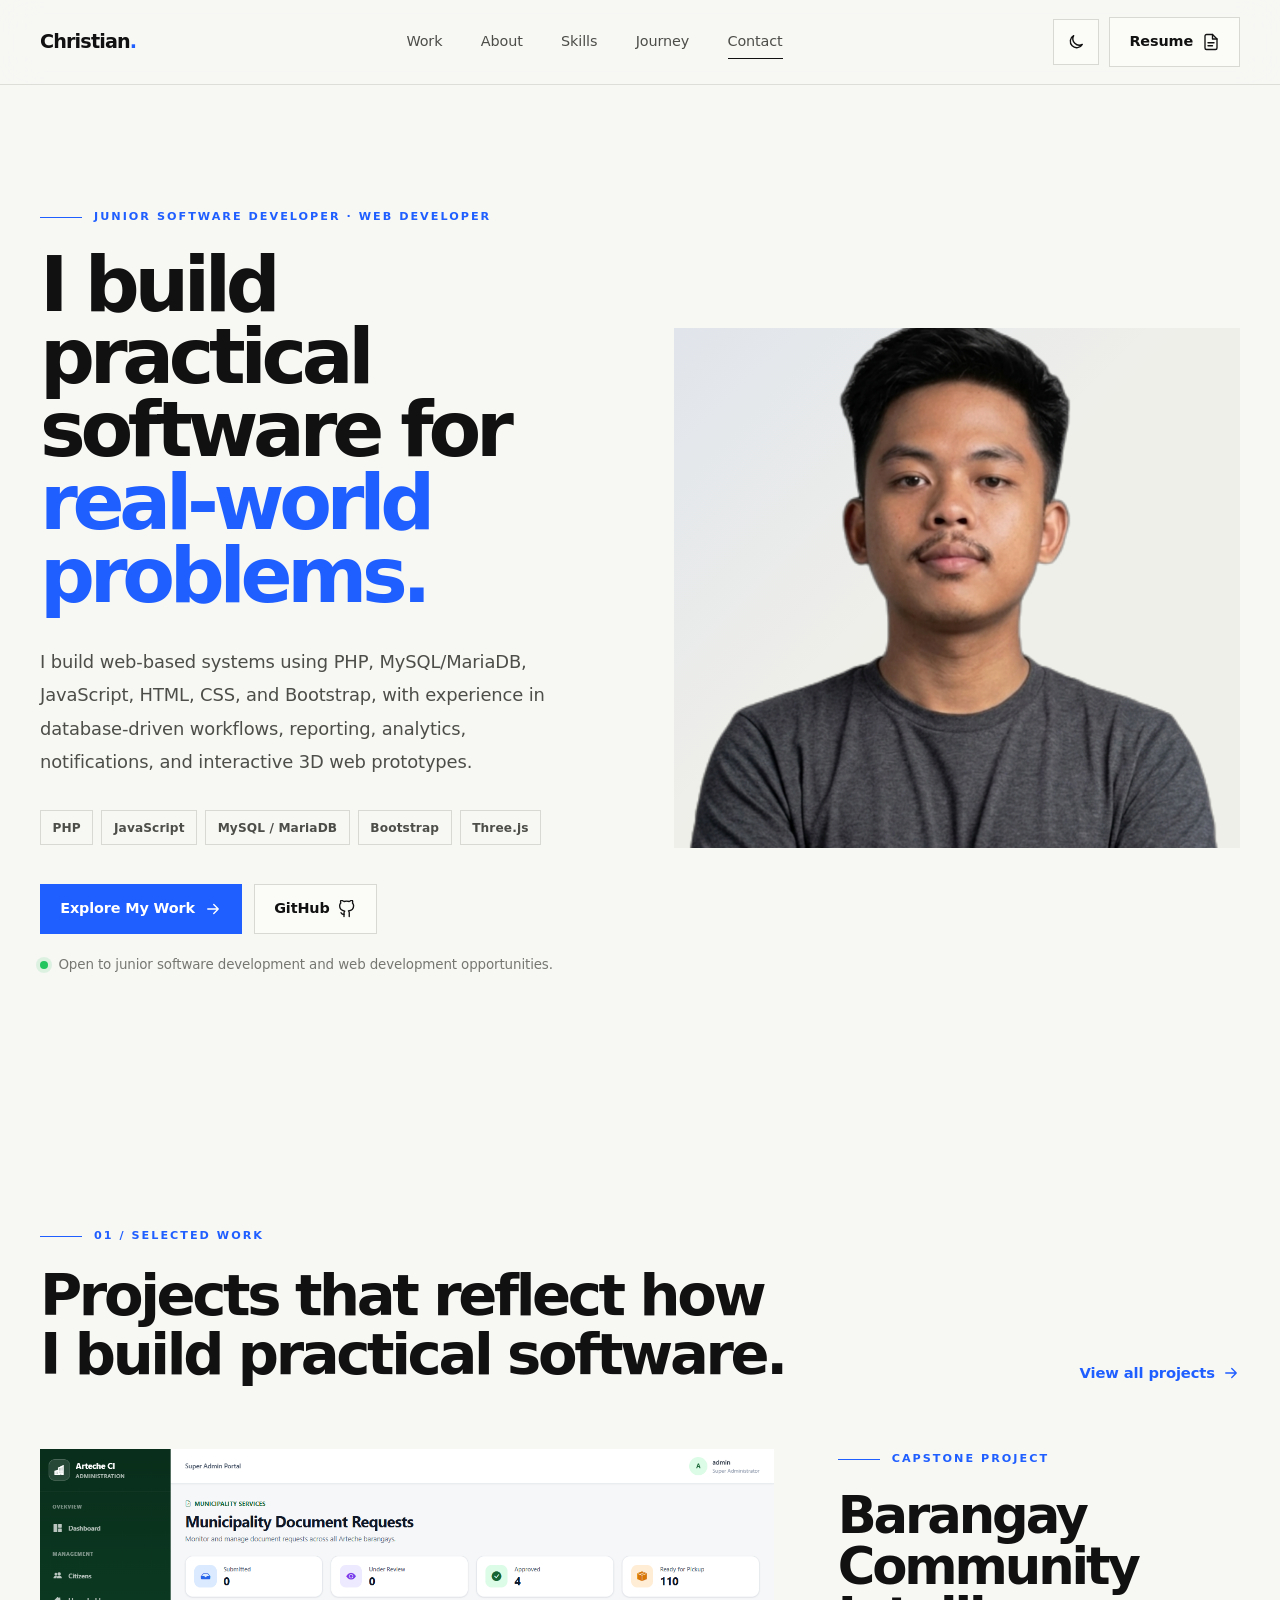
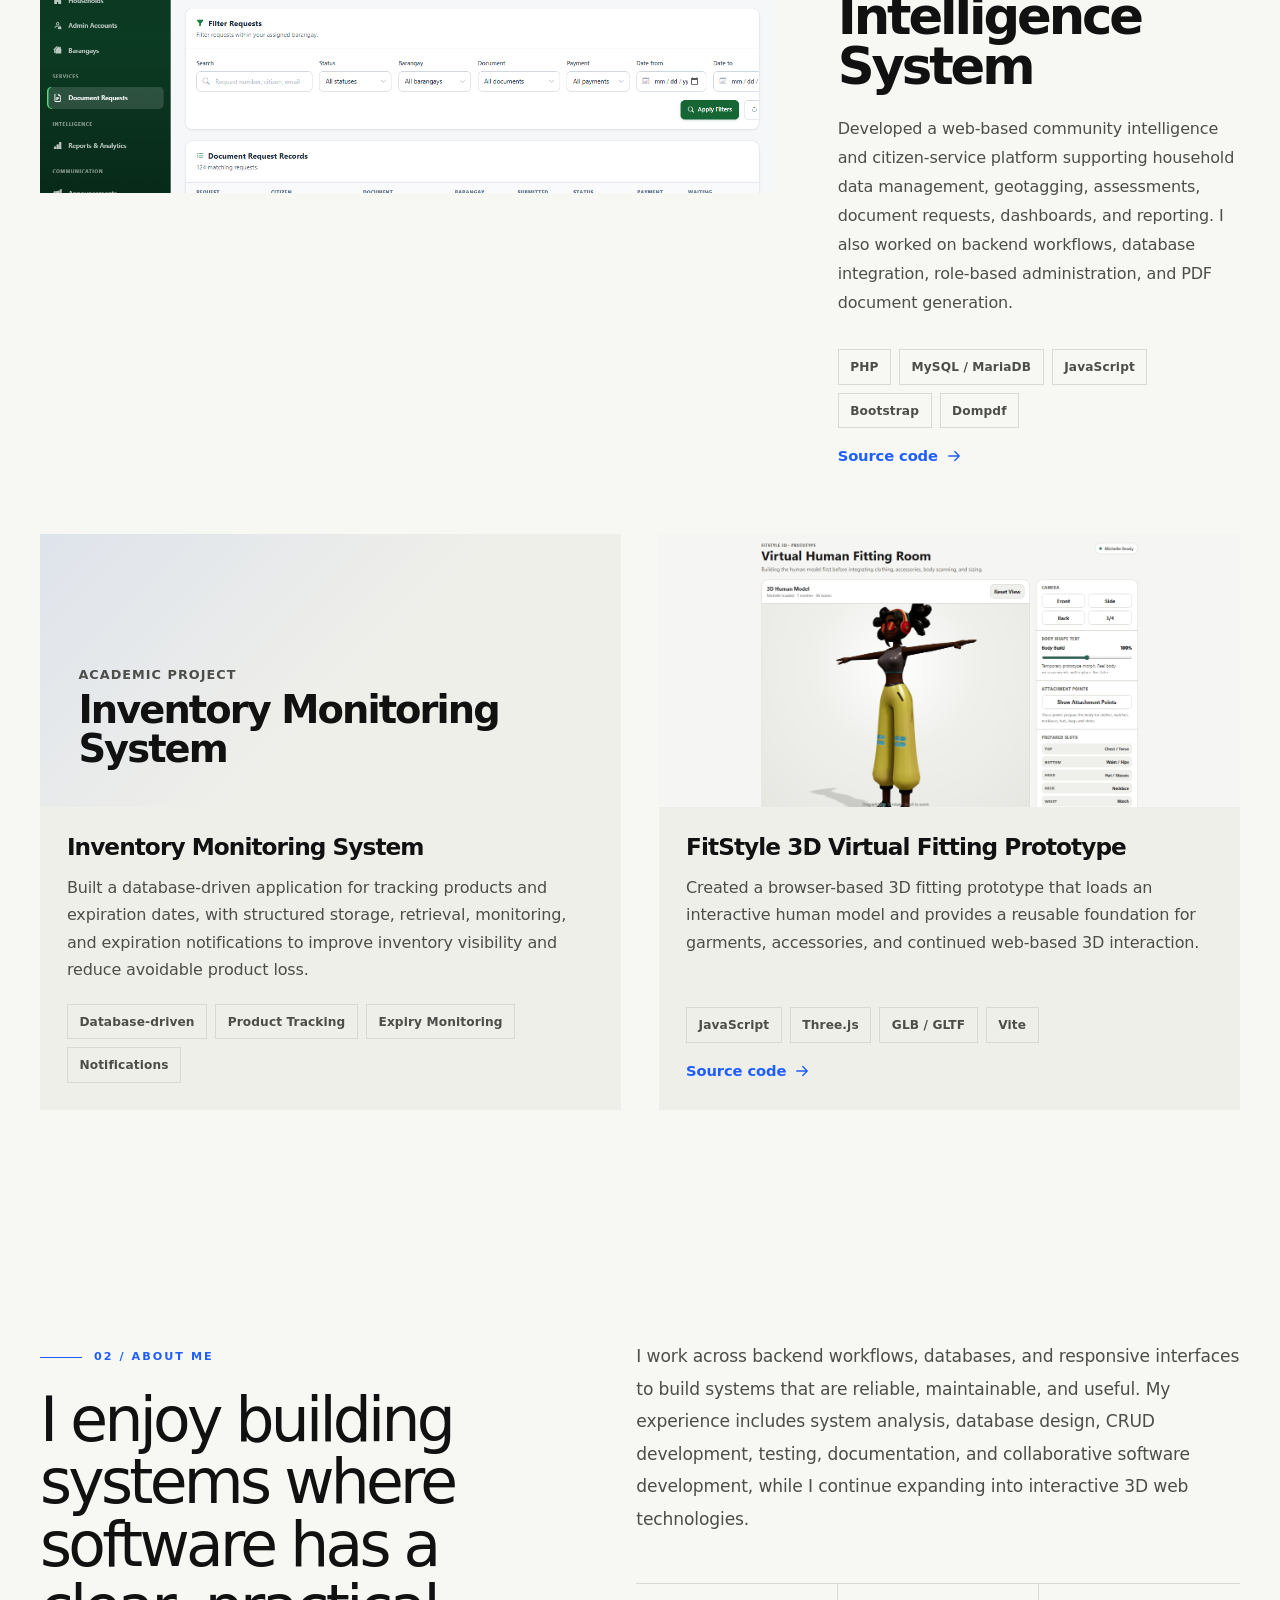
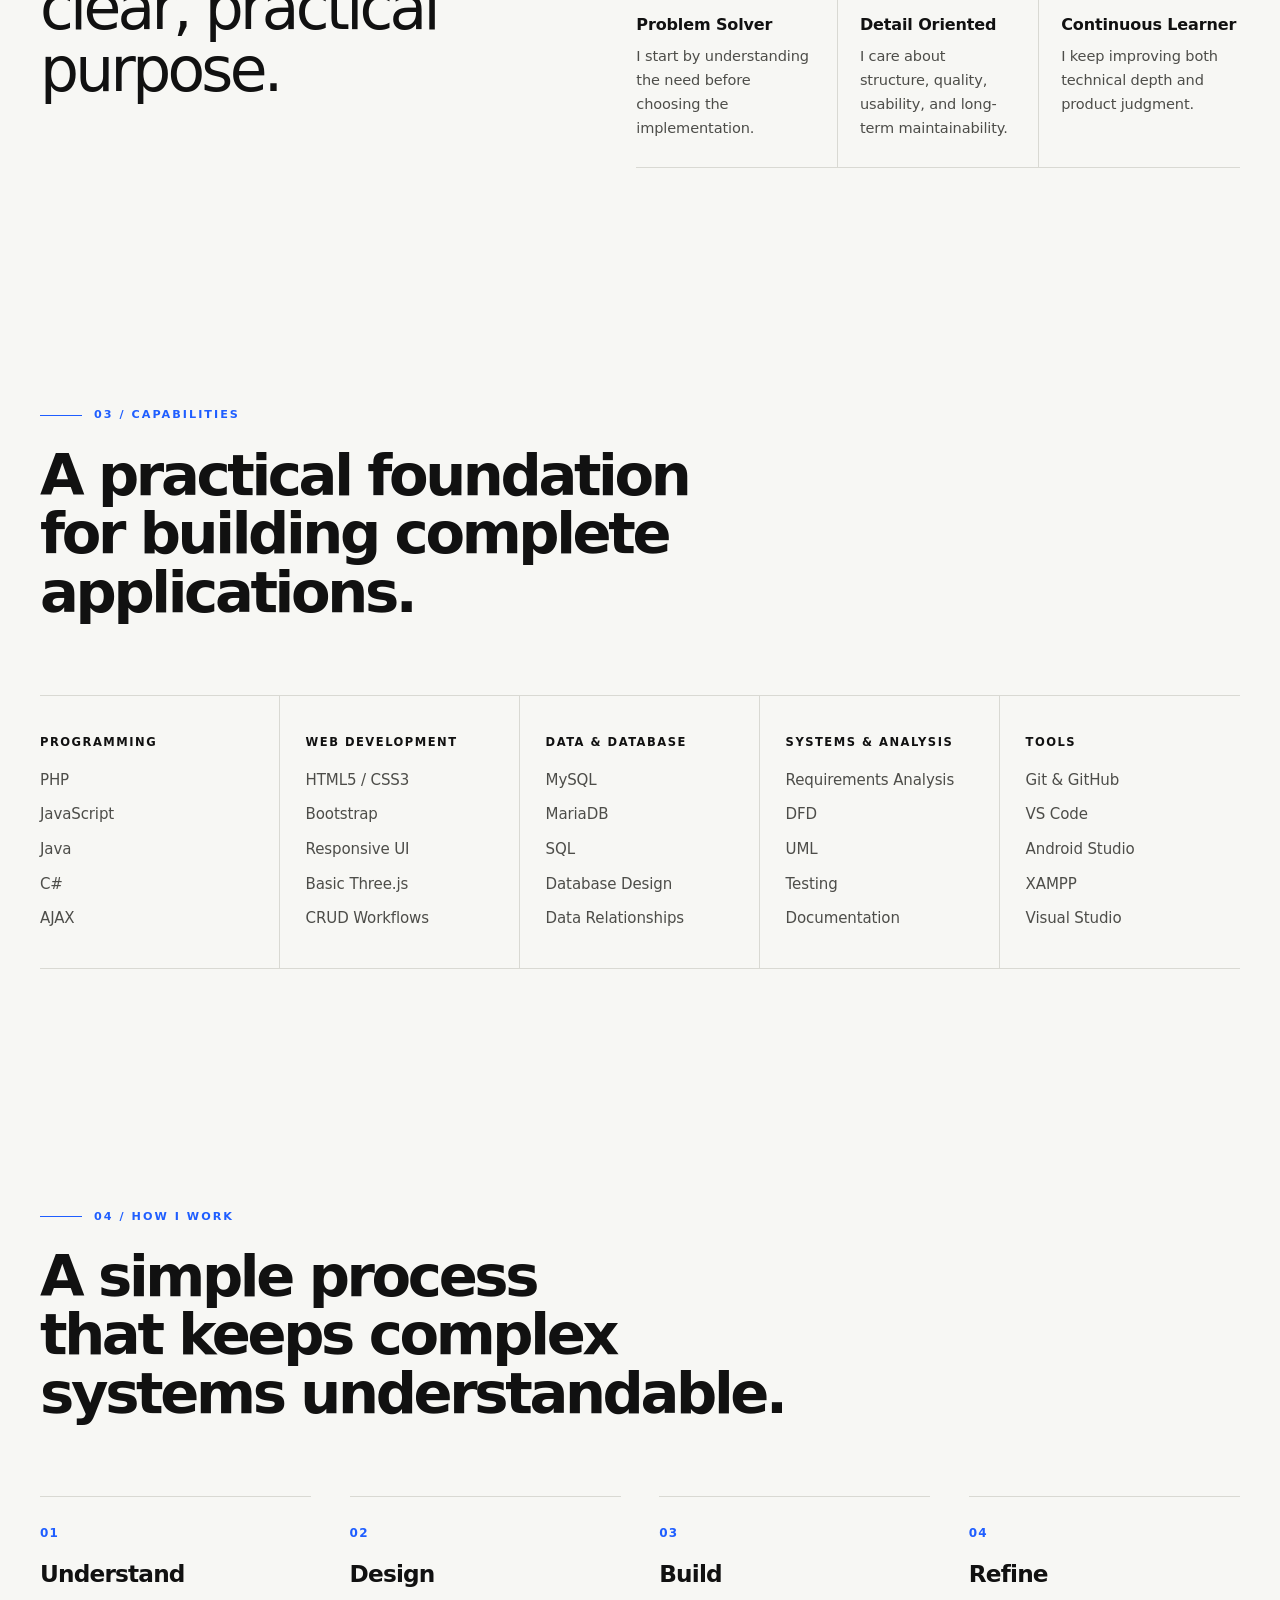
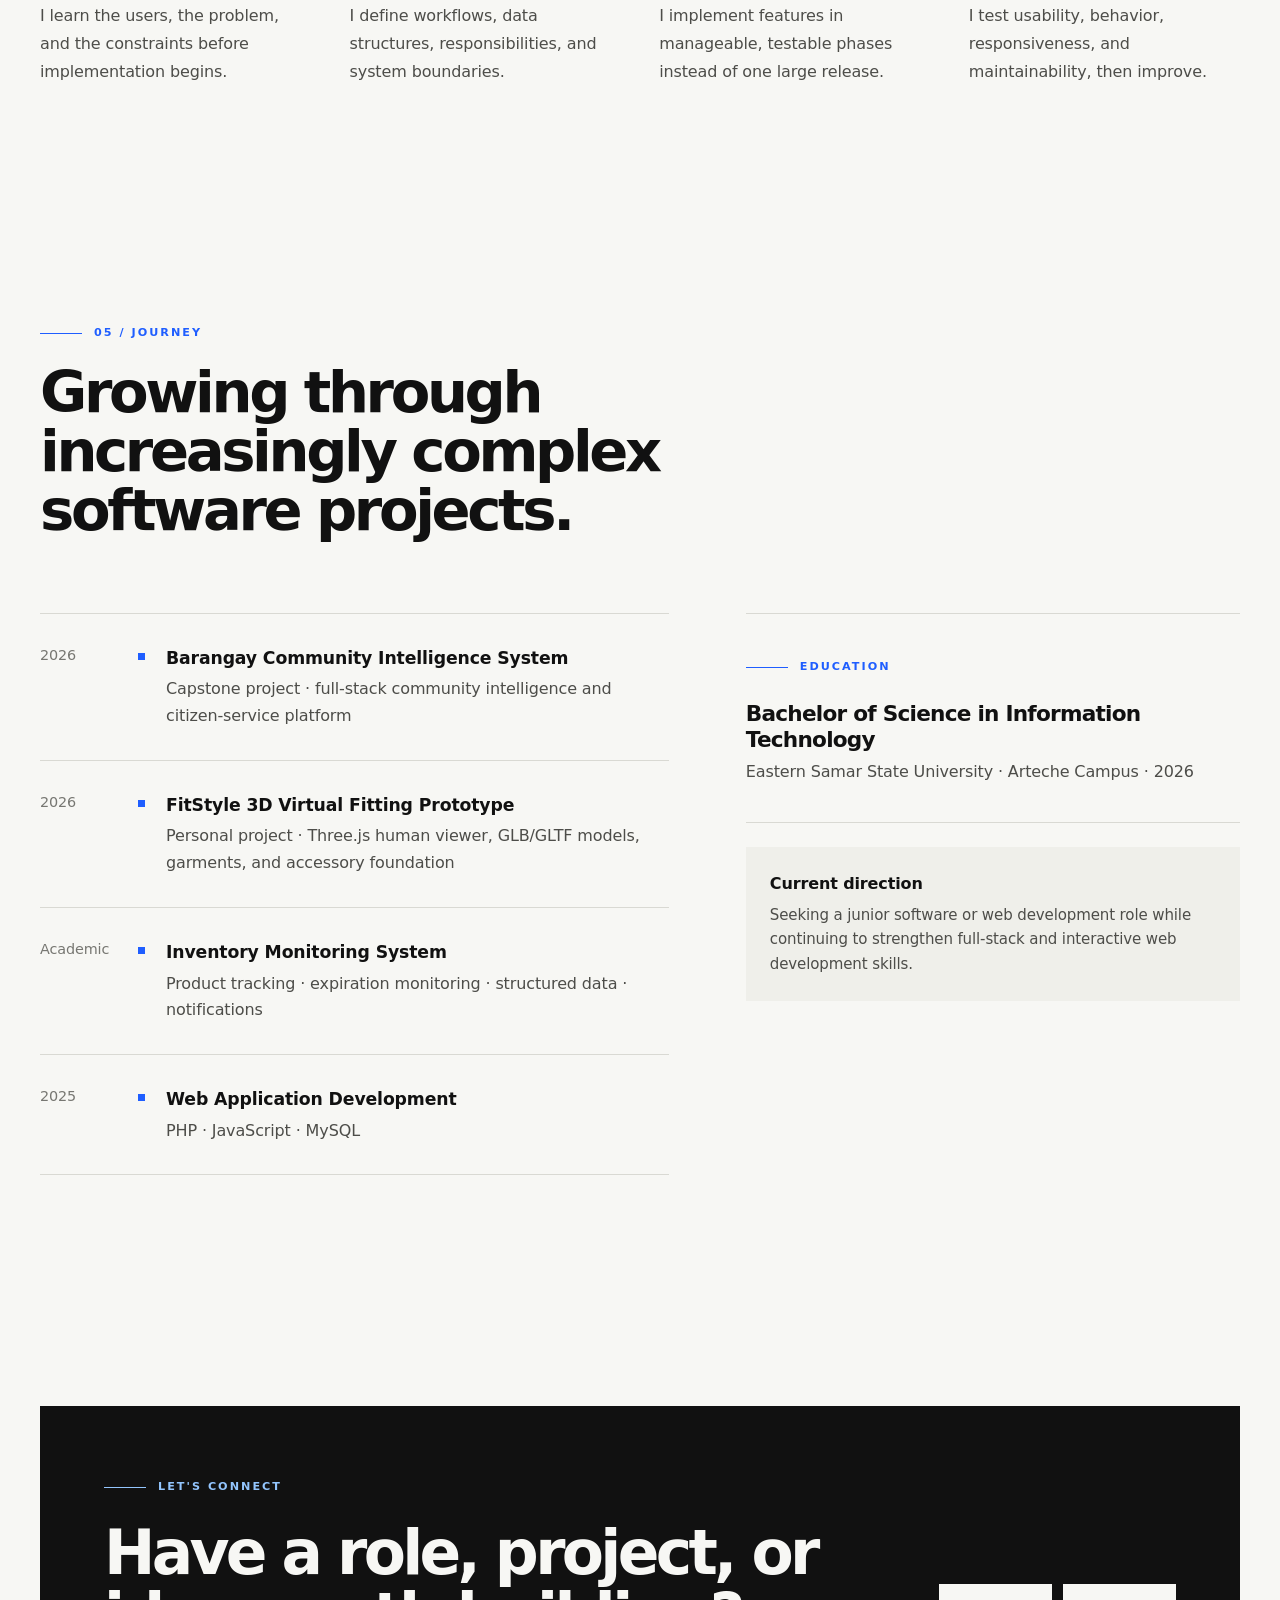
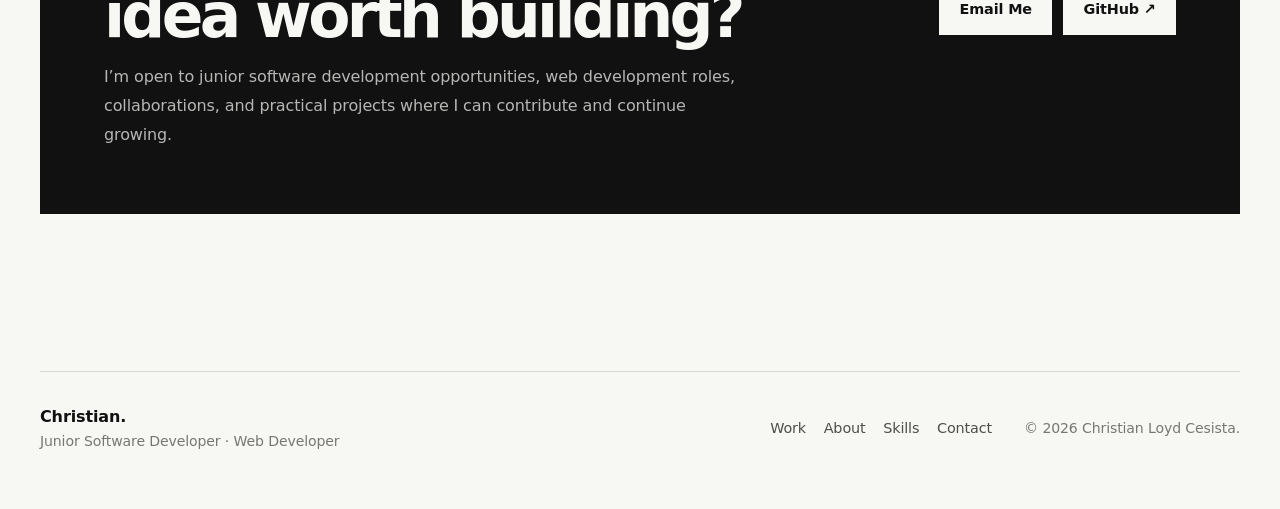
<file: index.html>
<!doctype html>
<html lang="en" data-theme="light">
  <head>
    <meta charset="UTF-8" />
    <meta name="viewport" content="width=device-width, initial-scale=1" />
    <meta
      name="description"
      content="Christian Loyd Cesista — junior software developer and web developer building practical web applications, information systems, and interactive software."
    />
    <meta name="theme-color" content="#f7f7f4" />
    <meta name="robots" content="index, follow" />
    <meta property="og:type" content="website" />
    <meta property="og:title" content="Christian Loyd Cesista — Junior Software Developer" />
    <meta
      property="og:description"
      content="Practical software for real-world problems. Explore selected systems, capabilities, and development work."
    />
    <meta name="twitter:card" content="summary_large_image" />
    <title>Christian Loyd Cesista — Junior Software Developer</title>
    <link rel="icon" href="assets/favicon.svg" type="image/svg+xml" />
    <link rel="stylesheet" href="assets/css/style.css" />
    <link rel="stylesheet" href="assets/css/project-media.css" />
    <script type="application/ld+json">
      {
        "@context": "https://schema.org",
        "@type": "Person",
        "name": "Christian Loyd Cesista",
        "jobTitle": "Junior Software Developer / Web Developer",
        "alumniOf": {
          "@type": "CollegeOrUniversity",
          "name": "Eastern Samar State University — Arteche Campus"
        }
      }
    </script>
  </head>
  <body>
    <a class="skip-link" href="#main">Skip to content</a>

    <header class="site-header">
      <div class="container">
        <nav class="nav" aria-label="Primary navigation">
          <a class="brand" href="#top" aria-label="Christian home">Christian<span>.</span></a>
          <div class="nav-links" id="desktopNav">
            <a href="#work">Work</a>
            <a href="#about">About</a>
            <a href="#skills">Skills</a>
            <a href="#journey">Journey</a>
            <a href="#contact">Contact</a>
          </div>
          <div class="nav-actions">
            <button
              class="icon-btn"
              id="themeToggle"
              type="button"
              aria-label="Switch to dark theme"
              aria-pressed="false"
            >
              <svg class="icon" id="themeIcon" viewBox="0 0 24 24" aria-hidden="true">
                <path d="M20.4 15.1A8.5 8.5 0 0 1 8.9 3.6 8.5 8.5 0 1 0 20.4 15.1Z" />
              </svg>
            </button>
            <a class="btn" data-link="resume" hidden>
              Resume
              <svg class="icon" viewBox="0 0 24 24" aria-hidden="true">
                <path d="M14 2H6a2 2 0 0 0-2 2v16a2 2 0 0 0 2 2h12a2 2 0 0 0 2-2V8Z" />
                <path d="M14 2v6h6M8 13h8M8 17h6" />
              </svg>
            </a>
            <button
              class="menu-btn"
              id="menuBtn"
              type="button"
              aria-label="Open menu"
              aria-expanded="false"
            >☰</button>
          </div>
        </nav>
        <div class="mobile-menu" id="mobileMenu">
          <a href="#work">Work</a>
          <a href="#about">About</a>
          <a href="#skills">Skills</a>
          <a href="#journey">Journey</a>
          <a href="#contact">Contact</a>
          <a data-link="resume" hidden>Resume ↗</a>
        </div>
      </div>
    </header>

    <main id="main">
      <section class="hero" id="top">
        <div class="container hero-grid">
          <div class="reveal visible">
            <div class="eyebrow">Junior Software Developer · Web Developer</div>
            <h1>
              I build practical software for
              <span class="accent">real-world problems.</span>
            </h1>
            <p class="hero-copy">
              I build web-based systems using PHP, MySQL/MariaDB, JavaScript, HTML,
              CSS, and Bootstrap, with experience in database-driven workflows,
              reporting, analytics, notifications, and interactive 3D web prototypes.
            </p>
            <div class="tags" aria-label="Primary technologies">
              <span class="tag">PHP</span>
              <span class="tag">JavaScript</span>
              <span class="tag">MySQL / MariaDB</span>
              <span class="tag">Bootstrap</span>
              <span class="tag">Three.js</span>
            </div>
            <div class="hero-actions">
              <a class="btn btn-primary" href="#work">
                Explore My Work
                <svg class="icon" viewBox="0 0 24 24" aria-hidden="true"><path d="M5 12h14M13 6l6 6-6 6" /></svg>
              </a>
              <a class="btn" data-link="github" hidden>
                GitHub
                <svg class="icon" viewBox="0 0 24 24" aria-hidden="true">
                  <path d="M15 22v-4a4.8 4.8 0 0 0-1-3.5c3.3-.4 6.8-1.6 6.8-7A5.5 5.5 0 0 0 19.3 4 5.1 5.1 0 0 0 19.2.5S18 0 15 2a13.4 13.4 0 0 0-7 0C5 .0 3.8.5 3.8.5A5.1 5.1 0 0 0 3.7 4a5.5 5.5 0 0 0-1.5 3.8c0 5.4 3.5 6.6 6.8 7A4.8 4.8 0 0 0 8 18v4" />
                  <path d="M8 19c-3 .9-3-1.5-4-2" />
                </svg>
              </a>
            </div>
            <div class="availability">
              <span class="availability-dot" aria-hidden="true"></span>
              <span>Open to junior software development and web development opportunities.</span>
            </div>
          </div>

          <div class="portrait-stage reveal" id="portraitStage" aria-label="Profile portrait">
            <img
              class="portrait-image"
              src="assets/img/profile-picture2.png"
              alt="Christian Loyd Cesista"
              id="portraitImage"
            />
          </div>
        </div>
      </section>

      <section class="section" id="work">
        <div class="container">
          <div class="projects-header reveal">
            <div>
              <div class="eyebrow">01 / Selected Work</div>
              <h2 class="section-title">Projects that reflect how I build practical software.</h2>
            </div>
            <a class="text-link" data-link="github" hidden>
              View all projects
              <svg class="icon" viewBox="0 0 24 24" aria-hidden="true"><path d="M5 12h14M13 6l6 6-6 6" /></svg>
            </a>
          </div>

          <article class="featured-project reveal" id="bcis">
            <div class="project-visual">
              <img
                src="assets/img/bcis-image1.png"
                alt="Barangay Community Intelligence System dashboard and analytics interface"
                width="1366"
                height="641"
                loading="lazy"
                decoding="async"
              />
            </div>
            <div class="project-copy">
              <div class="eyebrow">Capstone Project</div>
              <h3>Barangay Community Intelligence System</h3>
              <p>
                Developed a web-based community intelligence and citizen-service platform
                supporting household data management, geotagging, assessments, document
                requests, dashboards, and reporting. I also worked on backend workflows,
                database integration, role-based administration, and PDF document generation.
              </p>
              <div class="tags">
                <span class="tag">PHP</span>
                <span class="tag">MySQL / MariaDB</span>
                <span class="tag">JavaScript</span>
                <span class="tag">Bootstrap</span>
                <span class="tag">Dompdf</span>
              </div>
              <div class="project-actions">
                <a class="text-link project-link" data-project="bcis" hidden>
                  Source code
                  <svg class="icon" viewBox="0 0 24 24" aria-hidden="true"><path d="M5 12h14M13 6l6 6-6 6" /></svg>
                </a>
              </div>
            </div>
          </article>

          <div class="project-grid">
            <article class="project-card reveal" id="inventory-monitoring-system">
              <div class="project-media-placeholder" role="img" aria-label="Inventory Monitoring System project visual placeholder">
                <span>Academic Project</span>
                <strong>Inventory Monitoring System</strong>
              </div>
              <div class="project-card-content">
                <h4>Inventory Monitoring System</h4>
                <p>
                  Built a database-driven application for tracking products and expiration
                  dates, with structured storage, retrieval, monitoring, and expiration
                  notifications to improve inventory visibility and reduce avoidable product loss.
                </p>
                <div class="tags">
                  <span class="tag">Database-driven</span>
                  <span class="tag">Product Tracking</span>
                  <span class="tag">Expiry Monitoring</span>
                  <span class="tag">Notifications</span>
                </div>
              </div>
            </article>

            <article class="project-card reveal" id="fitstyle-3d">
              <div class="project-card-visual">
                <img
                  src="assets/img/fitstyle3d.png"
                  alt="FitStyle 3D prototype showing the interactive 3D human fitting interface"
                  width="1366"
                  height="641"
                  loading="lazy"
                  decoding="async"
                />
              </div>
              <div class="project-card-content">
                <h4>FitStyle 3D Virtual Fitting Prototype</h4>
                <p>
                  Created a browser-based 3D fitting prototype that loads an interactive human
                  model and provides a reusable foundation for garments, accessories, and
                  continued web-based 3D interaction.
                </p>
                <div class="tags">
                  <span class="tag">JavaScript</span>
                  <span class="tag">Three.js</span>
                  <span class="tag">GLB / GLTF</span>
                  <span class="tag">Vite</span>
                </div>
                <div class="project-actions">
                  <a class="text-link project-link" data-project="fitstyleSource" hidden>
                    Source code
                    <svg class="icon" viewBox="0 0 24 24" aria-hidden="true"><path d="M5 12h14M13 6l6 6-6 6" /></svg>
                  </a>
                </div>
              </div>
            </article>
          </div>
        </div>
      </section>

      <section class="section" id="about">
        <div class="container about-grid">
          <div class="reveal">
            <div class="eyebrow">02 / About Me</div>
            <p class="about-quote">I enjoy building systems where software has a clear, practical purpose.</p>
          </div>
          <div class="reveal">
            <p class="about-copy">
              I work across backend workflows, databases, and responsive interfaces to build
              systems that are reliable, maintainable, and useful. My experience includes system
              analysis, database design, CRUD development, testing, documentation, and collaborative
              software development, while I continue expanding into interactive 3D web technologies.
            </p>
            <div class="principles">
              <div class="principle">
                <strong>Problem Solver</strong>
                <span>I start by understanding the need before choosing the implementation.</span>
              </div>
              <div class="principle">
                <strong>Detail Oriented</strong>
                <span>I care about structure, quality, usability, and long-term maintainability.</span>
              </div>
              <div class="principle">
                <strong>Continuous Learner</strong>
                <span>I keep improving both technical depth and product judgment.</span>
              </div>
            </div>
          </div>
        </div>
      </section>

      <section class="section" id="skills">
        <div class="container">
          <div class="reveal">
            <div class="eyebrow">03 / Capabilities</div>
            <h2 class="section-title">A practical foundation for building complete applications.</h2>
          </div>
          <div class="skills-grid reveal">
            <div class="skill-group">
              <h4>Programming</h4>
              <ul><li>PHP</li><li>JavaScript</li><li>Java</li><li>C#</li><li>AJAX</li></ul>
            </div>
            <div class="skill-group">
              <h4>Web Development</h4>
              <ul><li>HTML5 / CSS3</li><li>Bootstrap</li><li>Responsive UI</li><li>Basic Three.js</li><li>CRUD Workflows</li></ul>
            </div>
            <div class="skill-group">
              <h4>Data & Database</h4>
              <ul><li>MySQL</li><li>MariaDB</li><li>SQL</li><li>Database Design</li><li>Data Relationships</li></ul>
            </div>
            <div class="skill-group">
              <h4>Systems & Analysis</h4>
              <ul><li>Requirements Analysis</li><li>DFD</li><li>UML</li><li>Testing</li><li>Documentation</li></ul>
            </div>
            <div class="skill-group">
              <h4>Tools</h4>
              <ul><li>Git & GitHub</li><li>VS Code</li><li>Android Studio</li><li>XAMPP</li><li>Visual Studio</li></ul>
            </div>
          </div>
        </div>
      </section>

      <section class="section" id="process">
        <div class="container">
          <div class="reveal">
            <div class="eyebrow">04 / How I Work</div>
            <h2 class="section-title">A simple process that keeps complex systems understandable.</h2>
          </div>
          <div class="process-grid">
            <div class="process-step reveal">
              <span class="num">01</span><h4>Understand</h4>
              <p>I learn the users, the problem, and the constraints before implementation begins.</p>
            </div>
            <div class="process-step reveal">
              <span class="num">02</span><h4>Design</h4>
              <p>I define workflows, data structures, responsibilities, and system boundaries.</p>
            </div>
            <div class="process-step reveal">
              <span class="num">03</span><h4>Build</h4>
              <p>I implement features in manageable, testable phases instead of one large release.</p>
            </div>
            <div class="process-step reveal">
              <span class="num">04</span><h4>Refine</h4>
              <p>I test usability, behavior, responsiveness, and maintainability, then improve.</p>
            </div>
          </div>
        </div>
      </section>

      <section class="section" id="journey">
        <div class="container">
          <div class="reveal">
            <div class="eyebrow">05 / Journey</div>
            <h2 class="section-title">Growing through increasingly complex software projects.</h2>
          </div>
          <div class="journey-grid">
            <div class="timeline reveal">
              <div class="timeline-item">
                <div class="timeline-year">2026</div><div class="timeline-dot"></div>
                <div class="timeline-content">
                  <h4>Barangay Community Intelligence System</h4>
                  <p>Capstone project · full-stack community intelligence and citizen-service platform</p>
                </div>
              </div>
              <div class="timeline-item">
                <div class="timeline-year">2026</div><div class="timeline-dot"></div>
                <div class="timeline-content">
                  <h4>FitStyle 3D Virtual Fitting Prototype</h4>
                  <p>Personal project · Three.js human viewer, GLB/GLTF models, garments, and accessory foundation</p>
                </div>
              </div>
              <div class="timeline-item">
                <div class="timeline-year">Academic</div><div class="timeline-dot"></div>
                <div class="timeline-content">
                  <h4>Inventory Monitoring System</h4>
                  <p>Product tracking · expiration monitoring · structured data · notifications</p>
                </div>
              </div>
              <div class="timeline-item">
                <div class="timeline-year">2025</div><div class="timeline-dot"></div>
                <div class="timeline-content">
                  <h4>Web Application Development</h4>
                  <p>PHP · JavaScript · MySQL</p>
                </div>
              </div>
            </div>
            <aside class="reveal">
              <div class="education-card">
                <div class="eyebrow">Education</div>
                <h4>Bachelor of Science in Information Technology</h4>
                <p>Eastern Samar State University · Arteche Campus · 2026</p>
              </div>
              <div class="now-card">
                <strong>Current direction</strong>
                <p>Seeking a junior software or web development role while continuing to strengthen full-stack and interactive web development skills.</p>
              </div>
            </aside>
          </div>
        </div>
      </section>

      <section class="section" id="contact">
        <div class="container">
          <div class="contact-card reveal">
            <div>
              <div class="eyebrow">Let's Connect</div>
              <h3>Have a role, project, or idea worth building?</h3>
              <p>
                I’m open to junior software development opportunities, web development roles,
                collaborations, and practical projects where I can contribute and continue growing.
              </p>
            </div>
            <div class="contact-actions">
              <a class="btn" data-link="email" hidden>Email Me</a>
              <a class="btn" data-link="github" hidden>GitHub ↗</a>
              <a class="btn" data-link="linkedin" hidden>LinkedIn ↗</a>
            </div>
          </div>
        </div>
      </section>
    </main>

    <footer>
      <div class="container footer-grid">
        <div>
          <strong>Christian.</strong>
          <div class="footer-copy">Junior Software Developer · Web Developer</div>
        </div>
        <div class="footer-links">
          <a href="#work">Work</a><a href="#about">About</a><a href="#skills">Skills</a><a href="#contact">Contact</a>
        </div>
        <div class="footer-copy">© <span id="year"></span> Christian Loyd Cesista.</div>
      </div>
    </footer>

    <script src="assets/js/app.js"></script>
  </body>
</html>
</file>
<file: assets/css/style.css>
:root {
  --bg: #f7f7f4;
  --surface: #fbfbf8;
  --surface-2: #efefea;
  --text: #111111;
  --text-soft: #4d4d49;
  --muted: #777772;
  --border: #d9d9d3;
  --accent: #1f5eff;
  --accent-soft: #e9efff;
  --header: rgba(247, 247, 244, 0.9);
  --shadow: 0 22px 60px rgba(17, 17, 17, 0.07);
  --container: 1240px;
  --section-y: clamp(5.5rem, 9vw, 9rem);
  --ease: cubic-bezier(0.2, 0.75, 0.25, 1);
  color-scheme: light;
}
html[data-theme="dark"] {
  --bg: #0d0d0d;
  --surface: #111111;
  --surface-2: #171717;
  --text: #f1f1ed;
  --text-soft: #b8b8b0;
  --muted: #85857d;
  --border: #2b2b29;
  --accent: #7ba4ff;
  --accent-soft: rgba(123, 164, 255, 0.12);
  --header: rgba(13, 13, 13, 0.9);
  --shadow: 0 26px 70px rgba(0, 0, 0, 0.3);
  color-scheme: dark;
}
*,
*::before,
*::after {
  box-sizing: border-box;
}
html {
  scroll-behavior: smooth;
  scroll-padding-top: 88px;
}
body {
  margin: 0;
  background: var(--bg);
  color: var(--text);
  font-family:
    Inter,
    ui-sans-serif,
    system-ui,
    -apple-system,
    BlinkMacSystemFont,
    "Segoe UI",
    sans-serif;
  line-height: 1.65;
  letter-spacing: -0.008em;
  -webkit-font-smoothing: antialiased;
  text-rendering: optimizeLegibility;
}
img {
  display: block;
  max-width: 100%;
}
a {
  color: inherit;
  text-decoration: none;
}
button,
input,
textarea {
  font: inherit;
}
button,
a {
  -webkit-tap-highlight-color: transparent;
}
:focus-visible {
  outline: 3px solid color-mix(in srgb, var(--accent) 45%, transparent);
  outline-offset: 4px;
}
.skip-link {
  position: fixed;
  left: 1rem;
  top: -5rem;
  z-index: 999;
  background: var(--text);
  color: var(--bg);
  padding: 0.7rem 1rem;
  transition: top 0.2s;
}
.skip-link:focus {
  top: 1rem;
}
.container {
  width: min(var(--container), calc(100% - 5rem));
  margin-inline: auto;
}
.section {
  padding: var(--section-y) 0;
}
.eyebrow {
  display: inline-flex;
  align-items: center;
  gap: 0.75rem;
  margin: 0 0 1.35rem;
  color: var(--accent);
  font-size: 0.7rem;
  font-weight: 800;
  letter-spacing: 0.18em;
  text-transform: uppercase;
}
.eyebrow::before {
  content: "";
  width: 42px;
  height: 1px;
  background: currentColor;
}
.section-title {
  margin: 0;
  max-width: 850px;
  font-size: clamp(2.6rem, 4.5vw, 4.5rem);
  line-height: 1.02;
  letter-spacing: -0.058em;
  text-wrap: balance;
}
.section-copy {
  max-width: 700px;
  margin: 1.4rem 0 0;
  color: var(--text-soft);
  font-size: 1.05rem;
  line-height: 1.8;
}
.muted {
  color: var(--muted);
}
.site-header {
  position: sticky;
  top: 0;
  z-index: 60;
  background: var(--header);
  backdrop-filter: blur(18px);
  border-bottom: 1px solid color-mix(in srgb, var(--border) 80%, transparent);
}
.nav {
  min-height: 84px;
  display: flex;
  align-items: center;
  justify-content: space-between;
  gap: 2rem;
}
.brand {
  font-size: 1.2rem;
  font-weight: 850;
  letter-spacing: -0.045em;
}
.brand span {
  color: var(--accent);
}
.nav-links,
.nav-actions {
  display: flex;
  align-items: center;
}
.nav-links {
  gap: 2.4rem;
  color: var(--text-soft);
  font-size: 0.9rem;
}
.nav-links a {
  position: relative;
  padding: 0.5rem 0;
}
.nav-links a::after {
  content: "";
  position: absolute;
  left: 0;
  bottom: 0.2rem;
  width: 100%;
  height: 1px;
  background: var(--text);
  transform: scaleX(0);
  transform-origin: right;
  transition: transform 0.25s var(--ease);
}
.nav-links a:hover::after,
.nav-links a[aria-current="true"]::after {
  transform: scaleX(1);
  transform-origin: left;
}
.nav-actions {
  gap: 0.65rem;
}
.icon-btn,
.menu-btn {
  width: 46px;
  height: 46px;
  border: 1px solid var(--border);
  background: var(--surface);
  color: var(--text);
  display: inline-grid;
  place-items: center;
  cursor: pointer;
  transition:
    background 0.2s,
    border-color 0.2s;
}
.icon-btn:hover,
.menu-btn:hover {
  background: var(--surface-2);
}
.icon {
  width: 18px;
  height: 18px;
  stroke: currentColor;
  stroke-width: 1.8;
  fill: none;
  stroke-linecap: round;
  stroke-linejoin: round;
}
.btn {
  min-height: 48px;
  padding: 0.78rem 1.2rem;
  border: 1px solid var(--border);
  background: var(--surface);
  color: var(--text);
  display: inline-flex;
  align-items: center;
  justify-content: center;
  gap: 0.55rem;
  font-weight: 750;
  font-size: 0.9rem;
  transition:
    background 0.2s,
    border-color 0.2s,
    color 0.2s;
}
.btn:hover {
  background: var(--surface-2);
}
.btn-primary {
  background: var(--accent);
  border-color: var(--accent);
  color: #fff;
}
.btn-primary:hover {
  background: color-mix(in srgb, var(--accent) 88%, #000);
  border-color: color-mix(in srgb, var(--accent) 88%, #000);
}
html[data-theme="dark"] .btn-primary {
  color: #08111f;
}
.menu-btn {
  display: none;
  font-size: 1.3rem;
  line-height: 1;
}
.mobile-menu {
  display: none;
  padding: 1rem 0 1.35rem;
  border-top: 1px solid var(--border);
}
.mobile-menu.open {
  display: grid;
}
.mobile-menu a {
  padding: 0.9rem 0;
  color: var(--text-soft);
  border-bottom: 1px solid color-mix(in srgb, var(--border) 60%, transparent);
}
.hero {
  padding: clamp(5.5rem, 9vw, 8.5rem) 0 clamp(6rem, 10vw, 9.5rem);
}
.hero-grid {
  display: grid;
  grid-template-columns: minmax(0, 0.98fr) minmax(390px, 1.02fr);
  gap: clamp(3.5rem, 7vw, 7rem);
  align-items: center;
}
.hero h1 {
  margin: 0;
  max-width: 10.7ch;
  font-size: clamp(3.9rem, 6vw, 6rem);
  line-height: 0.95;
  letter-spacing: -0.069em;
  text-wrap: balance;
}
.hero h1 .accent {
  color: var(--accent);
}
.hero-copy {
  max-width: 620px;
  margin: 2rem 0 0;
  color: var(--text-soft);
  font-size: clamp(1rem, 1.6vw, 1.12rem);
  line-height: 1.85;
}
.tags {
  display: flex;
  flex-wrap: wrap;
  gap: 0.5rem;
  margin-top: 2rem;
}
.tag {
  padding: 0.42rem 0.72rem;
  border: 1px solid var(--border);
  background: transparent;
  color: var(--text-soft);
  font-size: 0.76rem;
  font-weight: 700;
  letter-spacing: 0.01em;
}
.hero-actions {
  display: flex;
  flex-wrap: wrap;
  gap: 0.75rem;
  margin-top: 2.4rem;
}
.availability {
  display: flex;
  align-items: center;
  gap: 0.65rem;
  margin-top: 1.2rem;
  color: var(--muted);
  font-size: 0.84rem;
}
.availability-dot {
  width: 8px;
  height: 8px;
  background: #22c55e;
  border-radius: 50%;
  box-shadow: 0 0 0 4px rgba(34, 197, 94, 0.12);
}
.portrait-stage {
  position: relative;
  min-height: 520px;
  background: var(--surface-2);
  overflow: hidden;
}
.portrait-stage::before {
  content: "";
  position: absolute;
  inset: 0;
  background: linear-gradient(
    135deg,
    color-mix(in srgb, var(--accent) 7%, transparent),
    transparent 48%
  );
  pointer-events: none;
}
.portrait-image {
  position: absolute;
  inset: 0;
  width: 100%;
  height: 100%;
  object-fit: cover;
  object-position: center 18%;
}
.portrait-fallback {
  position: absolute;
  inset: 0;
  display: grid;
  place-items: center;
  color: color-mix(in srgb, var(--text) 45%, transparent);
  font-size: clamp(5rem, 13vw, 9rem);
  font-weight: 850;
  letter-spacing: -0.08em;
}
.portrait-image:not([src]),
.portrait-stage.missing .portrait-image {
  display: none;
}
.portrait-caption {
  position: absolute;
  left: 1rem;
  bottom: 1rem;
  background: color-mix(in srgb, var(--bg) 88%, transparent);
  backdrop-filter: blur(10px);
  padding: 0.55rem 0.75rem;
  color: var(--text-soft);
  font-size: 0.68rem;
  font-weight: 800;
  letter-spacing: 0.12em;
  text-transform: uppercase;
}
.projects-header {
  display: flex;
  align-items: end;
  justify-content: space-between;
  gap: 2rem;
  margin-bottom: clamp(3rem, 5vw, 5rem);
}
.text-link {
  display: inline-flex;
  align-items: center;
  gap: 0.45rem;
  color: var(--accent);
  font-weight: 800;
  font-size: 0.92rem;
}
.text-link .icon {
  transition: transform 0.2s var(--ease);
}
.text-link:hover .icon {
  transform: translateX(3px);
}
.featured-project {
  display: grid;
  grid-template-columns: minmax(0, 1.55fr) minmax(280px, 0.85fr);
  gap: clamp(3rem, 5vw, 5rem);
  align-items: stretch;
}
.project-visual {
  position: relative;
  min-width: 0;
  min-height: 470px;
  overflow: hidden;
  background: var(--surface-2);
}
.project-visual img {
  position: absolute;
  inset: 0;
  width: 100%;
  height: 100%;
  object-fit: cover;
}
.project-copy {
  min-width: 0;
  display: flex;
  flex-direction: column;
  align-items: flex-start;
  padding: 0.1rem 0;
}
.project-copy h3 {
  margin: 0;
  max-width: 12ch;
  font-size: clamp(2.5rem, 4vw, 3.8rem);
  line-height: 0.98;
  letter-spacing: -0.06em;
  text-wrap: balance;
}
.project-copy > p {
  margin: 1.4rem 0 0;
  color: var(--text-soft);
  line-height: 1.82;
}
.project-copy .tags {
  margin-top: auto;
  padding-top: 2rem;
}
.project-copy .project-link {
  margin-top: 1.15rem;
}
.project-grid {
  display: grid;
  grid-template-columns: repeat(2, minmax(0, 1fr));
  gap: clamp(1.5rem, 3vw, 3rem);
  margin-top: clamp(3.5rem, 5vw, 5rem);
}
.project-card {
  min-width: 0;
  display: grid;
  grid-template-columns: minmax(0, 47%) minmax(0, 53%);
  min-height: 320px;
  background: var(--surface-2);
  overflow: hidden;
}
.project-card-visual {
  position: relative;
  min-width: 0;
  min-height: 320px;
  overflow: hidden;
}
.project-card-visual img {
  position: absolute;
  inset: 0;
  width: 100%;
  height: 100%;
  object-fit: cover;
  transform: scale(1.08);
}
.project-card-content {
  min-width: 0;
  padding: clamp(1.5rem, 2.1vw, 2.3rem);
  display: flex;
  flex-direction: column;
  align-items: flex-start;
}
.project-card h4 {
  margin: 0;
  font-size: 1.45rem;
  line-height: 1.12;
  letter-spacing: -0.04em;
}
.project-card p {
  margin: 0.9rem 0 0;
  color: var(--text-soft);
  line-height: 1.72;
}
.project-card .tags {
  margin-top: auto;
  padding-top: 1.25rem;
}
.project-card .project-link {
  margin-top: 1rem;
}
.project-link[hidden] {
  display: none;
}
.about-grid {
  display: grid;
  grid-template-columns: 0.9fr 1.1fr;
  gap: clamp(4rem, 8vw, 9rem);
  align-items: start;
}
.about-quote {
  margin: 0;
  font-size: clamp(2.7rem, 4.8vw, 4.6rem);
  line-height: 1.02;
  letter-spacing: -0.06em;
  text-wrap: balance;
}
.about-copy {
  margin: 0;
  color: var(--text-soft);
  font-size: 1.07rem;
  line-height: 1.9;
}
.principles {
  display: grid;
  grid-template-columns: repeat(3, 1fr);
  margin-top: 3rem;
  border-top: 1px solid var(--border);
  border-bottom: 1px solid var(--border);
}
.principle {
  padding: 1.7rem 1.4rem;
  border-right: 1px solid var(--border);
}
.principle:first-child {
  padding-left: 0;
}
.principle:last-child {
  border-right: 0;
  padding-right: 0;
}
.principle strong {
  display: block;
  margin-bottom: 0.35rem;
}
.principle span {
  display: block;
  color: var(--text-soft);
  font-size: 0.91rem;
  line-height: 1.65;
}
.skills-grid {
  display: grid;
  grid-template-columns: repeat(5, 1fr);
  margin-top: 4.5rem;
  border-top: 1px solid var(--border);
  border-bottom: 1px solid var(--border);
}
.skill-group {
  padding: 2.3rem 1.6rem;
  border-right: 1px solid var(--border);
}
.skill-group:first-child {
  padding-left: 0;
}
.skill-group:last-child {
  border-right: 0;
  padding-right: 0;
}
.skill-group h4 {
  margin: 0 0 1rem;
  font-size: 0.72rem;
  letter-spacing: 0.13em;
  text-transform: uppercase;
}
.skill-group ul {
  list-style: none;
  padding: 0;
  margin: 0;
  display: grid;
  gap: 0.62rem;
  color: var(--text-soft);
  font-size: 0.94rem;
}
.process-grid {
  display: grid;
  grid-template-columns: repeat(4, 1fr);
  gap: clamp(1.5rem, 3vw, 3rem);
  margin-top: 4.5rem;
}
.process-step {
  padding-top: 1.4rem;
  border-top: 1px solid var(--border);
}
.process-step .num {
  color: var(--accent);
  font-size: 0.75rem;
  font-weight: 850;
  letter-spacing: 0.1em;
}
.process-step h4 {
  margin: 0.55rem 0 0.55rem;
  font-size: 1.45rem;
  letter-spacing: -0.035em;
}
.process-step p {
  margin: 0;
  color: var(--text-soft);
  line-height: 1.75;
}
.journey-grid {
  display: grid;
  grid-template-columns: 1.12fr 0.88fr;
  gap: clamp(3rem, 6vw, 6rem);
  margin-top: 4.5rem;
  align-items: start;
}
.timeline {
  border-top: 1px solid var(--border);
}
.timeline-item {
  display: grid;
  grid-template-columns: 82px 12px 1fr;
  gap: 1rem;
  padding: 1.9rem 0;
  border-bottom: 1px solid var(--border);
}
.timeline-year {
  color: var(--muted);
  font-size: 0.9rem;
}
.timeline-dot {
  width: 7px;
  height: 7px;
  background: var(--accent);
  margin-top: 0.55rem;
}
.timeline-content h4 {
  margin: 0 0 0.25rem;
  font-size: 1.08rem;
}
.timeline-content p {
  margin: 0;
  color: var(--text-soft);
}
.education-card {
  padding: 2.25rem 0;
  border-top: 1px solid var(--border);
  border-bottom: 1px solid var(--border);
}
.education-card h4 {
  margin: 0.2rem 0 0.4rem;
  font-size: 1.35rem;
  line-height: 1.2;
  letter-spacing: -0.035em;
}
.education-card p {
  margin: 0;
  color: var(--text-soft);
}
.now-card {
  margin-top: 1.5rem;
  padding: 1.5rem;
  background: var(--surface-2);
}
.now-card strong {
  display: block;
  margin-bottom: 0.35rem;
}
.now-card p {
  margin: 0;
  color: var(--text-soft);
  font-size: 0.94rem;
}
.contact-card {
  display: grid;
  grid-template-columns: 1fr auto;
  gap: 2.5rem;
  align-items: center;
  padding: clamp(2.5rem, 5vw, 4.5rem);
  background: var(--text);
  color: var(--bg);
}
html[data-theme="dark"] .contact-card {
  background: #f1f1ed;
  color: #0d0d0d;
}
.contact-card .eyebrow {
  color: #93c5fd;
}
html[data-theme="dark"] .contact-card .eyebrow {
  color: #1f5eff;
}
.contact-card h3 {
  margin: 0.25rem 0 1rem;
  font-size: clamp(2.7rem, 4.8vw, 4.7rem);
  line-height: 1.02;
  letter-spacing: -0.06em;
  text-wrap: balance;
}
.contact-card p {
  max-width: 650px;
  margin: 0;
  color: color-mix(in srgb, currentColor 72%, transparent);
  line-height: 1.8;
}
.contact-actions {
  display: flex;
  flex-wrap: wrap;
  justify-content: flex-end;
  gap: 0.7rem;
}
.contact-actions .btn {
  background: var(--bg);
  color: var(--text);
  border-color: var(--bg);
}
html[data-theme="dark"] .contact-actions .btn {
  background: #0d0d0d;
  color: #f1f1ed;
  border-color: #0d0d0d;
}
.contact-actions [hidden] {
  display: none;
}
footer {
  padding: 2.6rem 0 3.5rem;
}
.footer-grid {
  display: grid;
  grid-template-columns: 1fr auto auto;
  align-items: center;
  gap: 2rem;
  border-top: 1px solid var(--border);
  padding-top: 2rem;
}
.footer-copy {
  color: var(--muted);
  font-size: 0.88rem;
}
.footer-links {
  display: flex;
  align-items: center;
  gap: 1.1rem;
  color: var(--text-soft);
  font-size: 0.9rem;
}
.reveal {
  opacity: 0;
  transform: translateY(18px);
  transition:
    opacity 0.65s var(--ease),
    transform 0.65s var(--ease);
}
.reveal.visible {
  opacity: 1;
  transform: none;
}
@media (max-width: 1040px) {
  .nav-links,
  .nav-actions .btn {
    display: none;
  }
  .menu-btn {
    display: inline-grid;
  }
  .hero-grid {
    grid-template-columns: 1fr minmax(330px, 0.8fr);
    gap: 3.5rem;
  }
  .hero h1 {
    font-size: clamp(3.5rem, 7vw, 5.3rem);
  }
  .featured-project,
  .about-grid,
  .journey-grid {
    grid-template-columns: 1fr;
  }
  .project-visual {
    min-height: 0;
    aspect-ratio: 16/10;
  }
  .project-copy .tags {
    margin-top: 1.5rem;
    padding-top: 0;
  }
  .skills-grid {
    grid-template-columns: repeat(2, 1fr);
  }
  .skill-group {
    border-bottom: 1px solid var(--border);
  }
  .skill-group:nth-child(even) {
    border-right: 0;
  }
  .process-grid {
    grid-template-columns: repeat(2, 1fr);
  }
  .contact-card {
    grid-template-columns: 1fr;
  }
  .contact-actions {
    justify-content: flex-start;
  }
  .footer-grid {
    grid-template-columns: 1fr auto;
  }
  .footer-grid > .footer-copy:last-child {
    grid-column: 1/-1;
  }
}
@media (max-width: 760px) {
  :root {
    --section-y: 4.7rem;
  }
  .container {
    width: min(var(--container), calc(100% - 1.5rem));
  }
  html {
    scroll-padding-top: 72px;
  }
  .nav {
    min-height: 70px;
  }
  .hero {
    padding-top: 4.5rem;
  }
  .hero-grid {
    grid-template-columns: 1fr;
    gap: 3rem;
  }
  .hero h1 {
    max-width: 11ch;
    font-size: clamp(3rem, 14vw, 4.6rem);
  }
  .portrait-stage {
    min-height: 0;
    aspect-ratio: 4/5;
  }
  .hero-actions {
    display: grid;
    grid-template-columns: 1fr;
  }
  .hero-actions .btn {
    width: 100%;
  }
  .projects-header {
    align-items: flex-start;
    flex-direction: column;
  }
  .project-grid {
    grid-template-columns: 1fr;
  }
  .project-card {
    grid-template-columns: minmax(0, 42%) minmax(0, 58%);
  }
  .principles,
  .skills-grid,
  .process-grid {
    grid-template-columns: 1fr;
  }
  .principle,
  .principle:first-child,
  .principle:last-child {
    padding: 1.35rem 0;
    border-right: 0;
    border-bottom: 1px solid var(--border);
  }
  .principle:last-child {
    border-bottom: 0;
  }
  .skill-group,
  .skill-group:first-child,
  .skill-group:last-child {
    padding: 1.7rem 0;
    border-right: 0;
  }
  .contact-actions {
    display: grid;
    grid-template-columns: 1fr;
  }
  .contact-actions .btn {
    width: 100%;
  }
  .footer-grid {
    display: flex;
    flex-direction: column;
    align-items: flex-start;
  }
  .footer-links {
    flex-wrap: wrap;
  }
}
@media (max-width: 560px) {
  .hero h1 {
    font-size: clamp(2.75rem, 15vw, 4.1rem);
  }
  .section-title {
    font-size: clamp(2.35rem, 11vw, 3.4rem);
  }
  .project-card {
    grid-template-columns: 1fr;
  }
  .project-card-visual {
    min-height: 0;
    aspect-ratio: 4/3;
  }
  .timeline-item {
    grid-template-columns: 58px 10px 1fr;
    gap: 0.75rem;
  }
  .contact-card {
    padding: 2rem 1.25rem;
  }
}
@media (prefers-reduced-motion: reduce) {
  html {
    scroll-behavior: auto;
  }
  *,
  *::before,
  *::after {
    transition: none !important;
    animation: none !important;
  }
  .reveal {
    opacity: 1;
    transform: none;
  }
}
</file>
<file: assets/css/project-media.css>
/* Project media presentation
   Real screenshots are shown in full — never cropped or artificially zoomed. */

.featured-project {
  align-items: start;
}

.project-visual,
.project-card-visual {
  background: var(--surface-2);
  overflow: hidden;
}

.project-visual {
  min-height: 0;
  aspect-ratio: 1366 / 641;
  align-self: start;
}

.project-visual img,
.project-card-visual img {
  position: static;
  inset: auto;
  display: block;
  width: 100%;
  height: 100%;
  object-fit: contain;
  object-position: center;
  transform: none;
}

/* Supporting projects use a wide screenshot-first layout so dashboard/UI
   screenshots remain readable instead of being squeezed into a tall crop. */
.project-card {
  grid-template-columns: 1fr;
  grid-template-rows: auto 1fr;
  min-height: 0;
}

.project-card-visual {
  min-height: 0;
  aspect-ratio: 1366 / 641;
}

.project-card-content {
  min-height: 250px;
}

.project-media-placeholder {
  aspect-ratio: 1366 / 641;
  display: flex;
  flex-direction: column;
  align-items: flex-start;
  justify-content: flex-end;
  gap: 0.4rem;
  padding: clamp(1.4rem, 3vw, 2.6rem);
  background:
    linear-gradient(135deg, color-mix(in srgb, var(--accent) 8%, transparent), transparent 55%),
    var(--surface-2);
  color: var(--text);
}

.project-media-placeholder strong {
  max-width: 18ch;
  font-size: clamp(1.5rem, 3vw, 2.5rem);
  line-height: 1;
  letter-spacing: -0.05em;
}

.project-media-placeholder span {
  color: var(--text-soft);
  font-size: 0.8rem;
  font-weight: 750;
  letter-spacing: 0.08em;
  text-transform: uppercase;
}

.project-actions {
  display: flex;
  flex-wrap: wrap;
  gap: 1rem;
  margin-top: 1rem;
}

.project-actions .project-link {
  margin-top: 0;
}

@media (max-width: 1040px) {
  .project-visual,
  .project-card-visual,
  .project-media-placeholder {
    aspect-ratio: 1366 / 641;
  }
}

@media (max-width: 760px) {
  .project-card-content {
    min-height: 0;
  }
}

@media (max-width: 560px) {
  .project-card-visual,
  .project-media-placeholder {
    aspect-ratio: 1366 / 641;
  }
}
</file>
